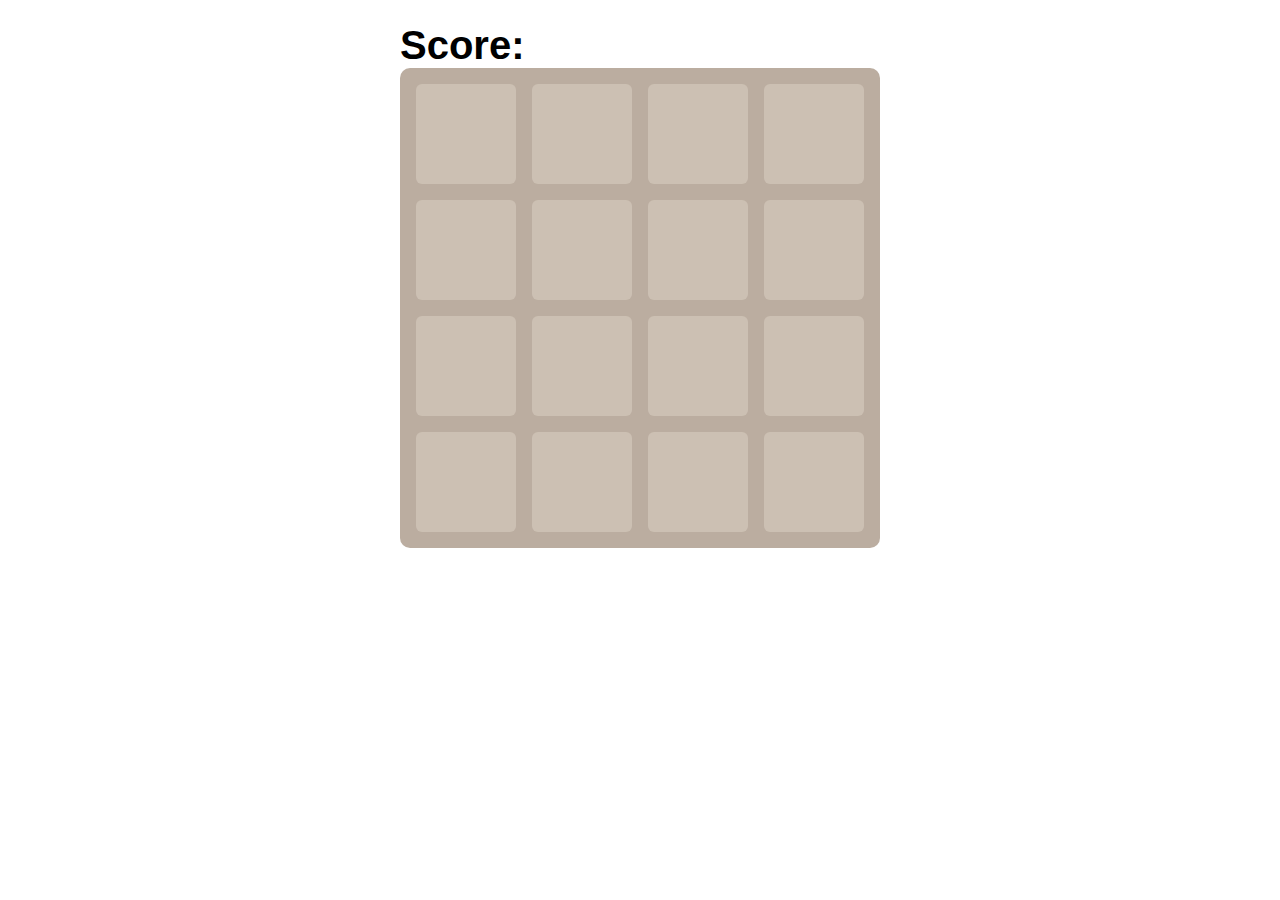
<file: 2048/index.html>
<!DOCTYPE html>
<html>
 <head>
  <title></title>
  <meta charset="utf-8" />
  <link rel="stylesheet" href="index.css"/>
  <script src="index.js"></script>
  <script>

  </script>
 </head>

 <body>
	<p>Score:<span id="score"></span></p>
  <div id="gridPanel">
	<!--背景格-->
	<!--第1行-->
	<div id="g00" class="grid"></div>
	<div id="g01" class="grid"></div>
	<div id="g02" class="grid"></div>
	<div id="g03" class="grid"></div>
	<!--第2行-->
	<div id="g10" class="grid"></div>
	<div id="g11" class="grid"></div>
	<div id="g12" class="grid"></div>
	<div id="g13" class="grid"></div>
	<!--第3行-->
	<div id="g20" class="grid"></div>
	<div id="g21" class="grid"></div>
	<div id="g22" class="grid"></div>
	<div id="g23" class="grid"></div>
	<!--第4行-->
	<div id="g30" class="grid"></div>
	<div id="g31" class="grid"></div>
	<div id="g32" class="grid"></div>
	<div id="g33" class="grid"></div>

	<!--前景格-->
	<!--第1行-->
	<div id="c00" class="cell"></div>
	<div id="c01" class="cell"></div>
	<div id="c02" class="cell"></div>
	<div id="c03" class="cell"></div>
	<!--第2行-->
	<div id="c10" class="cell"></div>
	<div id="c11" class="cell"></div>
	<div id="c12" class="cell"></div>
	<div id="c13" class="cell"></div>
	<!--第3行-->
	<div id="c20" class="cell"></div>
	<div id="c21" class="cell"></div>
	<div id="c22" class="cell"></div>
	<div id="c23" class="cell"></div>
	<!--第4行-->
	<div id="c30" class="cell"></div>
	<div id="c31" class="cell"></div>
	<div id="c32" class="cell"></div>
	<div id="c33" class="cell"></div>
  </div>
  <div id="gameOver"><!--同时包含前景和背景的容器-->
	<div><!--半透明灰色背景--></div>
	<p><!--居中小窗口-->
		Game Over!<br>
		Score:<span id="finalScore"></span><br>
		<a class="button" onclick="game.start()">Try again!</a>
	</p>
  </div>
 </body>
</html>
</file>
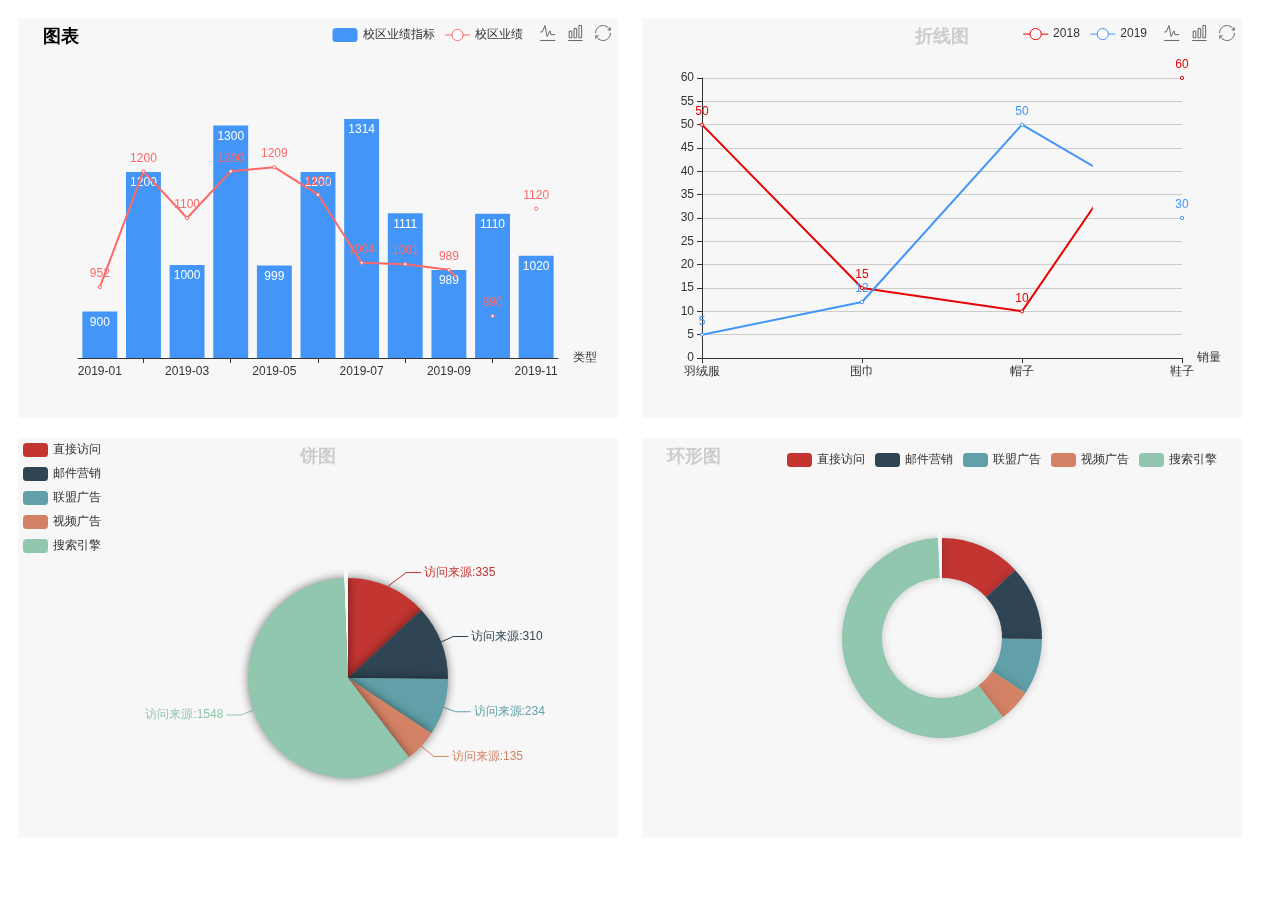
<file: echarts/index.html>
<!DOCTYPE html>
<html lang="en" dir="ltr">
  <head>
    <meta charset="utf-8">
    <link rel="stylesheet" href="css/index.css">
    <script type="text/javascript" src="echarts.js"></script>
    <script type="text/javascript" src="js/jquery-3.4.1.min.js"></script>
    <script type="text/javascript" src="js/index.js"></script>
    <title>echarts</title>
  </head>
  <body>
    <!-- 柱状图 -->
    <div id="main"></div>
    <!-- 折线图 -->
    <div id="line"></div>
    <!-- 饼图 -->
    <div id="pie"></div>
    <!-- 环形图 -->
    <div id="piecircle"></div>
  </body>
</html>
</file>
<file: 2048/index.css>
@charset "utf-8";
#gridPanel{width:480px;height:480px;
	margin:0 auto;
	background-color:#bbada0;
	border-radius:10px;
	position:relative;
}
.grid,.cell{width:100px; height:100px;
	border-radius:6px;
}
.grid{background-color:#ccc0b3;
	margin:16px 0 0 16px;
	float:left;
}
.cell{
	/*margin:16px 0 0 16px;
	float:left;
	position:relative;
    z-index:10;
	top:-464px;
	left:0;*/
	position:absolute;
	text-align:center;
	line-height:100px;
	font-size:60px;
}
#c00,#c01,#c02,#c03{top:16px;}
#c10,#c11,#c12,#c13{top:132px;}
#c20,#c21,#c22,#c23{top:248px;}
#c30,#c31,#c32,#c33{top:364px;}

#c00,#c10,#c20,#c30{left:16px;}
#c01,#c11,#c21,#c31{left:132px;}
#c02,#c12,#c22,#c32{left:248px;}
#c03,#c13,#c23,#c33{left:364px;}

.n2{background-color:#eee3da}
.n4{background-color:#ede0c8}
.n8{background-color:#f2b179}
.n16{background-color:#f59563}
.n32{background-color:#f67c5f}
.n64{background-color:#f65e3b}
.n128{background-color:#edcf72}
.n256{background-color:#edcc61}
.n512{background-color:#9c0}
.n1024{background-color:#33b5e5}
.n2048{background-color:#09c}
.n4096{background-color:#a6c}
.n8192{background-color:#93c}
.n8,.n16,.n32,.n64,
.n128,.n256,.n512,
.n1024,.n2048,.n4096,.n8192{color:#fff}
.n1024,.n2048,.n4096,.n8192{font-size:40px}

/*分数显示*/
p{width:480px; margin:0 auto;
	font-family:Arial;font-weight:bold;
	font-size:40px; padding-top:15px;
}

/*Game Over*/	
#gameOver{width:100%; height:100%;
	position:absolute; top:0; left:0;
	display:none;
}
#gameOver>div{width:100%; height:100%;
	background-color:#555; opacity:.5;
}
#gameOver>p{width:300px; height:200px;
	border:1px solid #edcf72;
	line-height:1.6em; text-align:center;
	background-color:#fff; border-radius:10px;
	position:absolute; top:50%; left:50%;
	margin-top:-135px; margin-left:-150px;
}
.button{padding:10px; border-radius:6px;
	background-color:#9f8b77; color:#fff;
	cursor:pointer;
}
</file>
<file: echarts/css/index.css>
#main,#line,#pie,#piecircle{
  width:600px;
  height:400px;
  background: #f7f7f7;
  display:inline-block;
  margin:10px;
}
</file>
